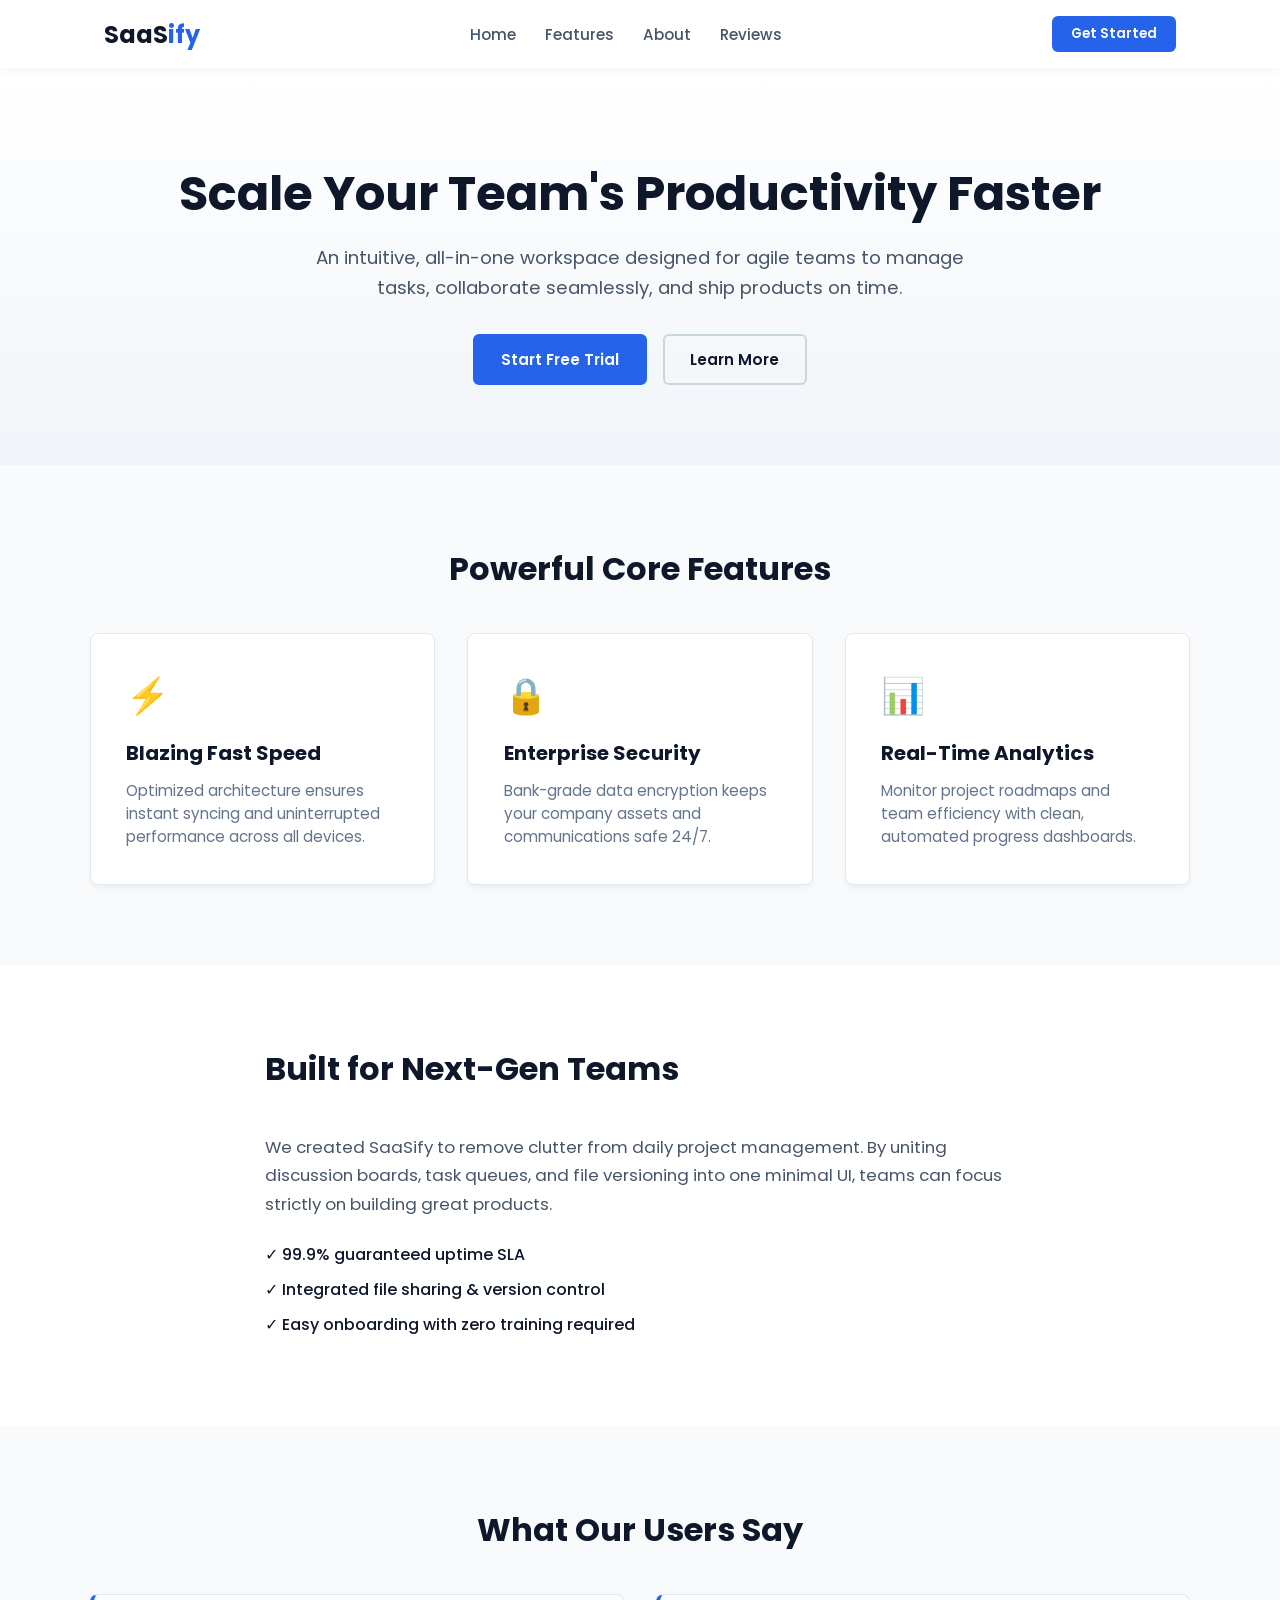
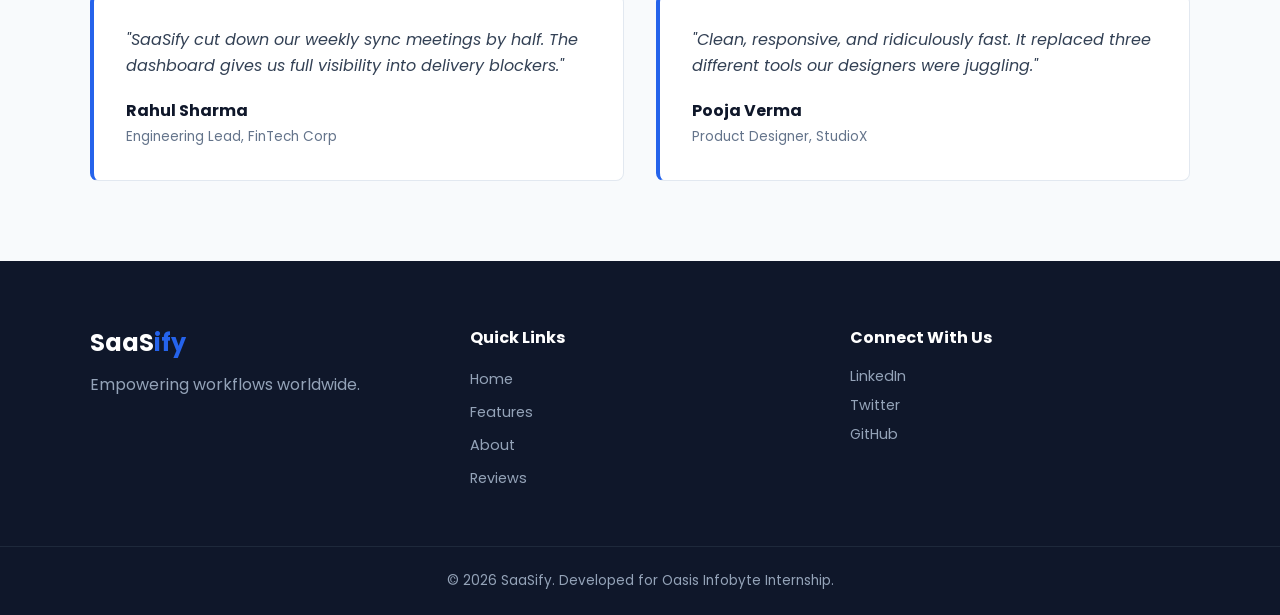
<file: WebDev-L1-LandingPage/index.html>
<!DOCTYPE html>
<html lang="en">
<head>
    <meta charset="UTF-8">
    <meta name="viewport" content="width=device-width, initial-scale=1.0">
    <title>SaaSify - Modern Workflow Solutions</title>
    <link rel="stylesheet" href="style.css">
    <link rel="preconnect" href="https://fonts.googleapis.com">
    <link rel="preconnect" href="https://fonts.gstatic.com" crossorigin>
    <link href="https://fonts.googleapis.com/css2?family=Poppins:wght@300;400;600;700&display=swap" rel="stylesheet">
</head>
<body>

    <!-- Sticky Navigation Bar -->
    <header class="navbar">
        <div class="nav-container">
            <a href="#" class="logo">SaaS<span>ify</span></a>
            <ul class="nav-links">
                <li><a href="#hero">Home</a></li>
                <li><a href="#features">Features</a></li>
                <li><a href="#about">About</a></li>
                <li><a href="#testimonials">Reviews</a></li>
            </ul>
            <a href="#hero" class="btn btn-nav">Get Started</a>
        </div>
    </header>

    <!-- Hero Section -->
    <section id="hero" class="hero-section">
        <div class="container hero-content">
            <h1>Scale Your Team's Productivity Faster</h1>
            <p>An intuitive, all-in-one workspace designed for agile teams to manage tasks, collaborate seamlessly, and ship products on time.</p>
            <div class="hero-cta">
                <a href="#" class="btn btn-primary">Start Free Trial</a>
                <a href="#features" class="btn btn-secondary">Learn More</a>
            </div>
        </div>
    </section>

    <!-- Features Section -->
    <section id="features" class="features-section">
        <div class="container">
            <h2 class="section-title">Powerful Core Features</h2>
            <div class="features-grid">
                <div class="feature-card">
                    <div class="card-icon">⚡</div>
                    <h3>Blazing Fast Speed</h3>
                    <p>Optimized architecture ensures instant syncing and uninterrupted performance across all devices.</p>
                </div>
                <div class="feature-card">
                    <div class="card-icon">🔒</div>
                    <h3>Enterprise Security</h3>
                    <p>Bank-grade data encryption keeps your company assets and communications safe 24/7.</p>
                </div>
                <div class="feature-card">
                    <div class="card-icon">📊</div>
                    <h3>Real-Time Analytics</h3>
                    <p>Monitor project roadmaps and team efficiency with clean, automated progress dashboards.</p>
                </div>
            </div>
        </div>
    </section>

    <!-- About Section -->
    <section id="about" class="about-section">
        <div class="container about-container">
            <div class="about-text">
                <h2 class="section-title text-left">Built for Next-Gen Teams</h2>
                <p>We created SaaSify to remove clutter from daily project management. By uniting discussion boards, task queues, and file versioning into one minimal UI, teams can focus strictly on building great products.</p>
                <ul class="about-points">
                    <li>✓ 99.9% guaranteed uptime SLA</li>
                    <li>✓ Integrated file sharing & version control</li>
                    <li>✓ Easy onboarding with zero training required</li>
                </ul>
            </div>
        </div>
    </section>

    <!-- Testimonials Section -->
    <section id="testimonials" class="testimonials-section">
        <div class="container">
            <h2 class="section-title">What Our Users Say</h2>
            <div class="testimonials-grid">
                <div class="testimonial-card">
                    <p>"SaaSify cut down our weekly sync meetings by half. The dashboard gives us full visibility into delivery blockers."</p>
                    <div class="user-info">
                        <strong>Rahul Sharma</strong>
                        <span>Engineering Lead, FinTech Corp</span>
                    </div>
                </div>
                <div class="testimonial-card">
                    <p>"Clean, responsive, and ridiculously fast. It replaced three different tools our designers were juggling."</p>
                    <div class="user-info">
                        <strong>Pooja Verma</strong>
                        <span>Product Designer, StudioX</span>
                    </div>
                </div>
            </div>
        </div>
    </section>

    <!-- Footer -->
    <footer class="footer">
        <div class="container footer-content">
            <div class="footer-brand">
                <a href="#" class="logo">SaaS<span>ify</span></a>
                <p>Empowering workflows worldwide.</p>
            </div>
            <div class="footer-links">
                <h4>Quick Links</h4>
                <ul>
                    <li><a href="#hero">Home</a></li>
                    <li><a href="#features">Features</a></li>
                    <li><a href="#about">About</a></li>
                    <li><a href="#testimonials">Reviews</a></li>
                </ul>
            </div>
            <div class="footer-social">
                <h4>Connect With Us</h4>
                <div class="social-links">
                    <a href="#">LinkedIn</a>
                    <a href="#">Twitter</a>
                    <a href="#">GitHub</a>
                </div>
            </div>
        </div>
        <div class="footer-bottom">
            <p>&copy; 2026 SaaSify. Developed for Oasis Infobyte Internship.</p>
        </div>
    </footer>

</body>
</html>
</file>
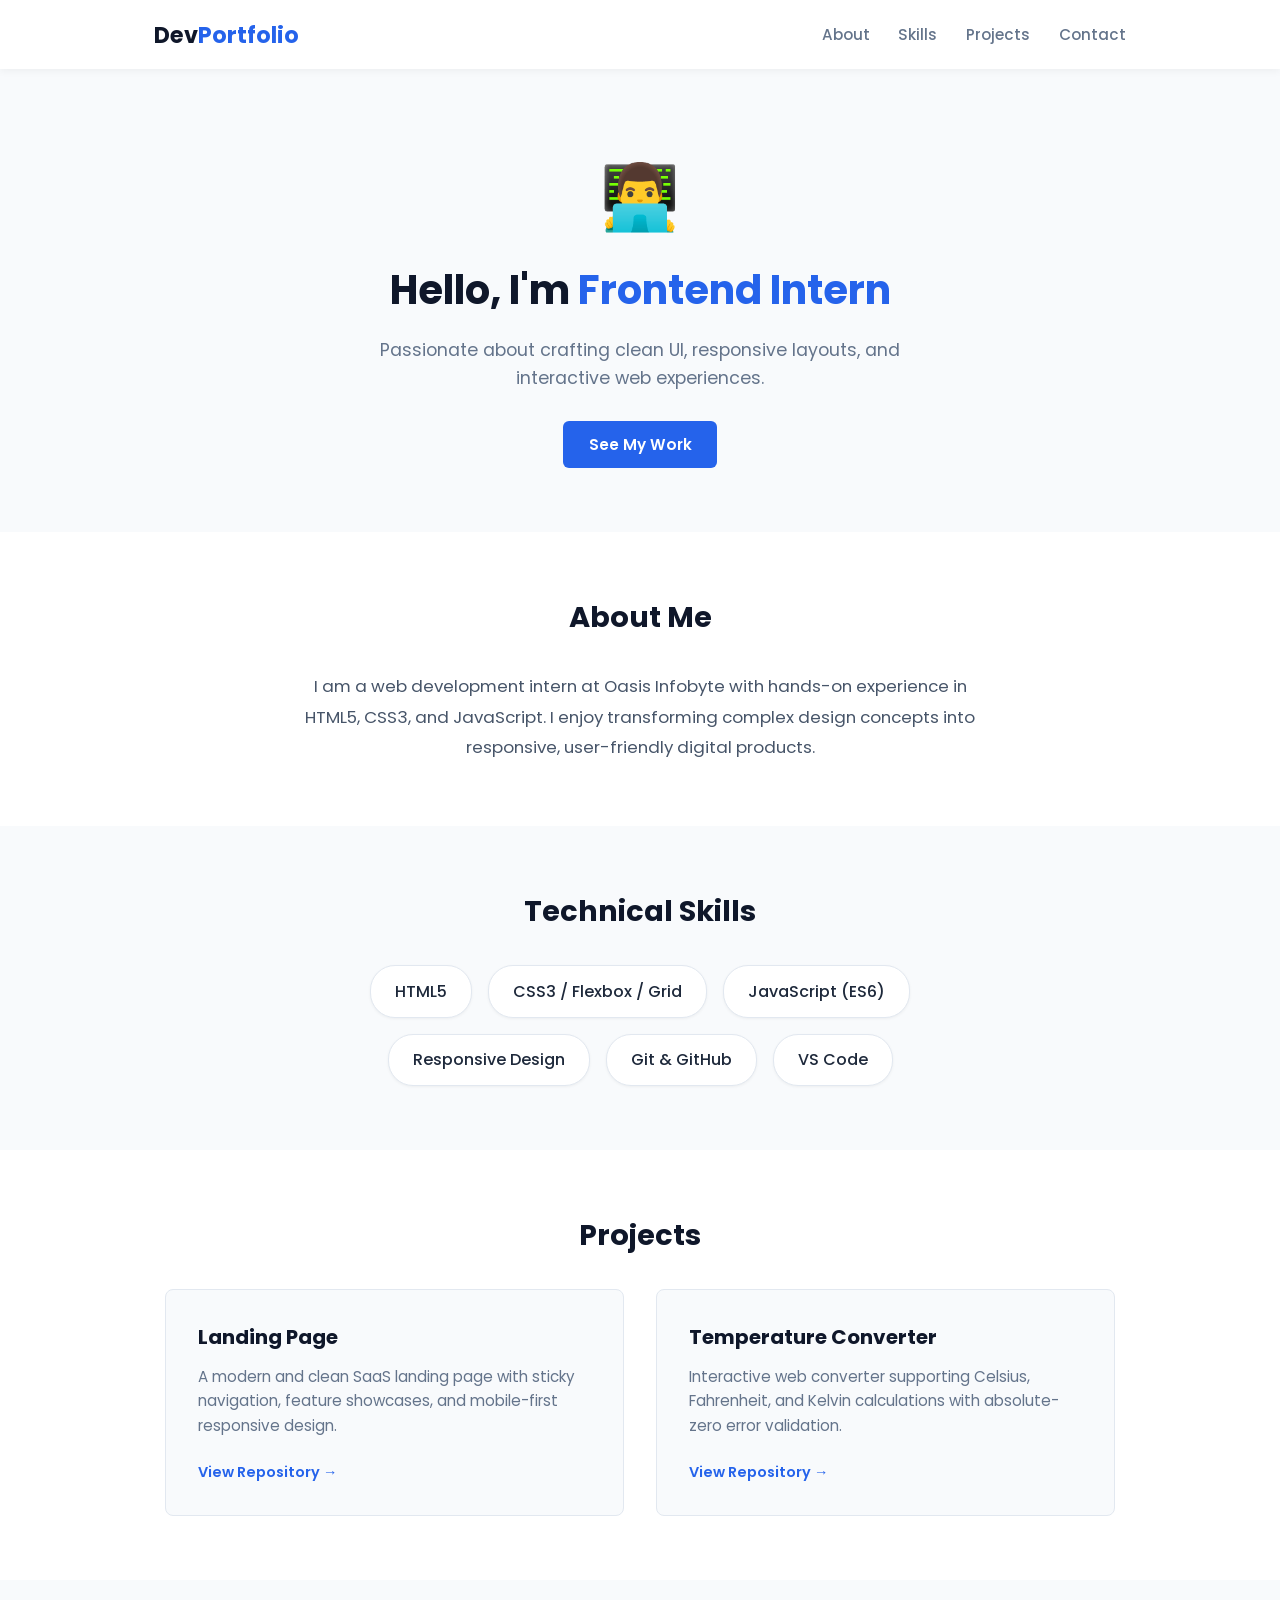
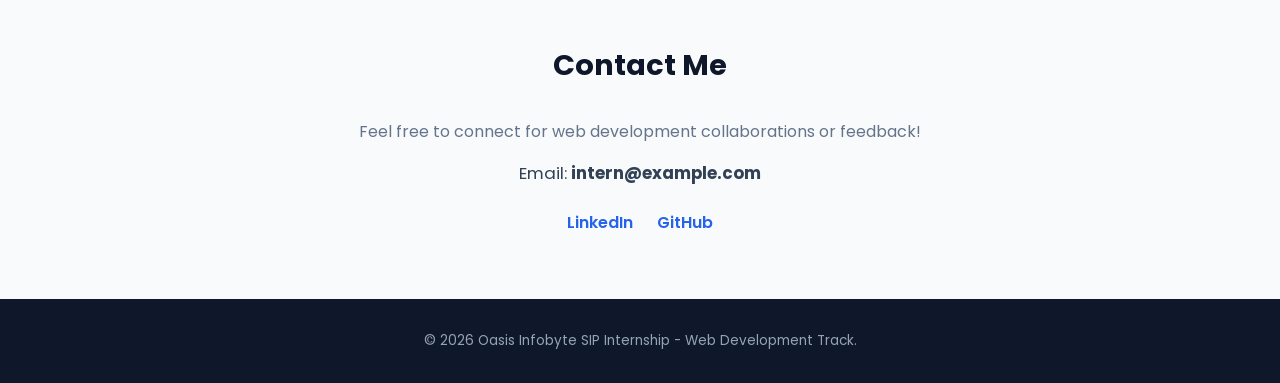
<file: WebDev-L1-PersonalPortfolio/index.html>
<!DOCTYPE html>
<html lang="en">
<head>
    <meta charset="UTF-8">
    <meta name="viewport" content="width=device-width, initial-scale=1.0">
    <title>Personal Portfolio | Web Developer</title>
    <link rel="stylesheet" href="style.css">
    <link rel="preconnect" href="https://fonts.googleapis.com">
    <link rel="preconnect" href="https://fonts.gstatic.com" crossorigin>
    <link href="https://fonts.googleapis.com/css2?family=Poppins:wght@300;400;600;700&display=swap" rel="stylesheet">
</head>
<body>

    <!-- Sticky Navigation -->
    <header class="navbar">
        <div class="nav-container">
            <a href="#" class="logo">Dev<span>Portfolio</span></a>
            <ul class="nav-links">
                <li><a href="#about">About</a></li>
                <li><a href="#skills">Skills</a></li>
                <li><a href="#projects">Projects</a></li>
                <li><a href="#contact">Contact</a></li>
            </ul>
        </div>
    </header>

    <!-- Profile / Hero Section -->
    <section class="hero-section">
        <div class="container hero-content">
            <div class="avatar-box">👨‍💻</div>
            <h1>Hello, I'm <span class="highlight">Frontend Intern</span></h1>
            <p>Passionate about crafting clean UI, responsive layouts, and interactive web experiences.</p>
            <a href="#projects" class="btn btn-primary">See My Work</a>
        </div>
    </section>

    <!-- About Me Section -->
    <section id="about" class="about-section">
        <div class="container text-center">
            <h2 class="section-title">About Me</h2>
            <p class="about-text">
                I am a web development intern at Oasis Infobyte with hands-on experience in HTML5, CSS3, and JavaScript. I enjoy transforming complex design concepts into responsive, user-friendly digital products.
            </p>
        </div>
    </section>

    <!-- Skills Section -->
    <section id="skills" class="skills-section">
        <div class="container">
            <h2 class="section-title">Technical Skills</h2>
            <div class="skills-grid">
                <div class="skill-card">HTML5</div>
                <div class="skill-card">CSS3 / Flexbox / Grid</div>
                <div class="skill-card">JavaScript (ES6)</div>
                <div class="skill-card">Responsive Design</div>
                <div class="skill-card">Git & GitHub</div>
                <div class="skill-card">VS Code</div>
            </div>
        </div>
    </section>

    <!-- Projects Section -->
    <section id="projects" class="projects-section">
        <div class="container">
            <h2 class="section-title">Projects</h2>
            <div class="projects-grid">
                <div class="project-card">
                    <h3>Landing Page</h3>
                    <p>A modern and clean SaaS landing page with sticky navigation, feature showcases, and mobile-first responsive design.</p>
                    <a href="https://github.com" target="_blank" class="project-link">View Repository &rarr;</a>
                </div>
                <div class="project-card">
                    <h3>Temperature Converter</h3>
                    <p>Interactive web converter supporting Celsius, Fahrenheit, and Kelvin calculations with absolute-zero error validation.</p>
                    <a href="https://github.com" target="_blank" class="project-link">View Repository &rarr;</a>
                </div>
            </div>
        </div>
    </section>

    <!-- Contact Section -->
    <section id="contact" class="contact-section">
        <div class="container text-center">
            <h2 class="section-title">Contact Me</h2>
            <p class="contact-subtitle">Feel free to connect for web development collaborations or feedback!</p>
            <p class="contact-email">Email: <strong>intern@example.com</strong></p>
            <div class="social-links">
                <a href="https://linkedin.com" target="_blank">LinkedIn</a>
                <a href="https://github.com" target="_blank">GitHub</a>
            </div>
        </div>
    </section>

    <!-- Footer -->
    <footer class="footer">
        <p>&copy; 2026 Oasis Infobyte SIP Internship - Web Development Track.</p>
    </footer>

</body>
</html>
</file>
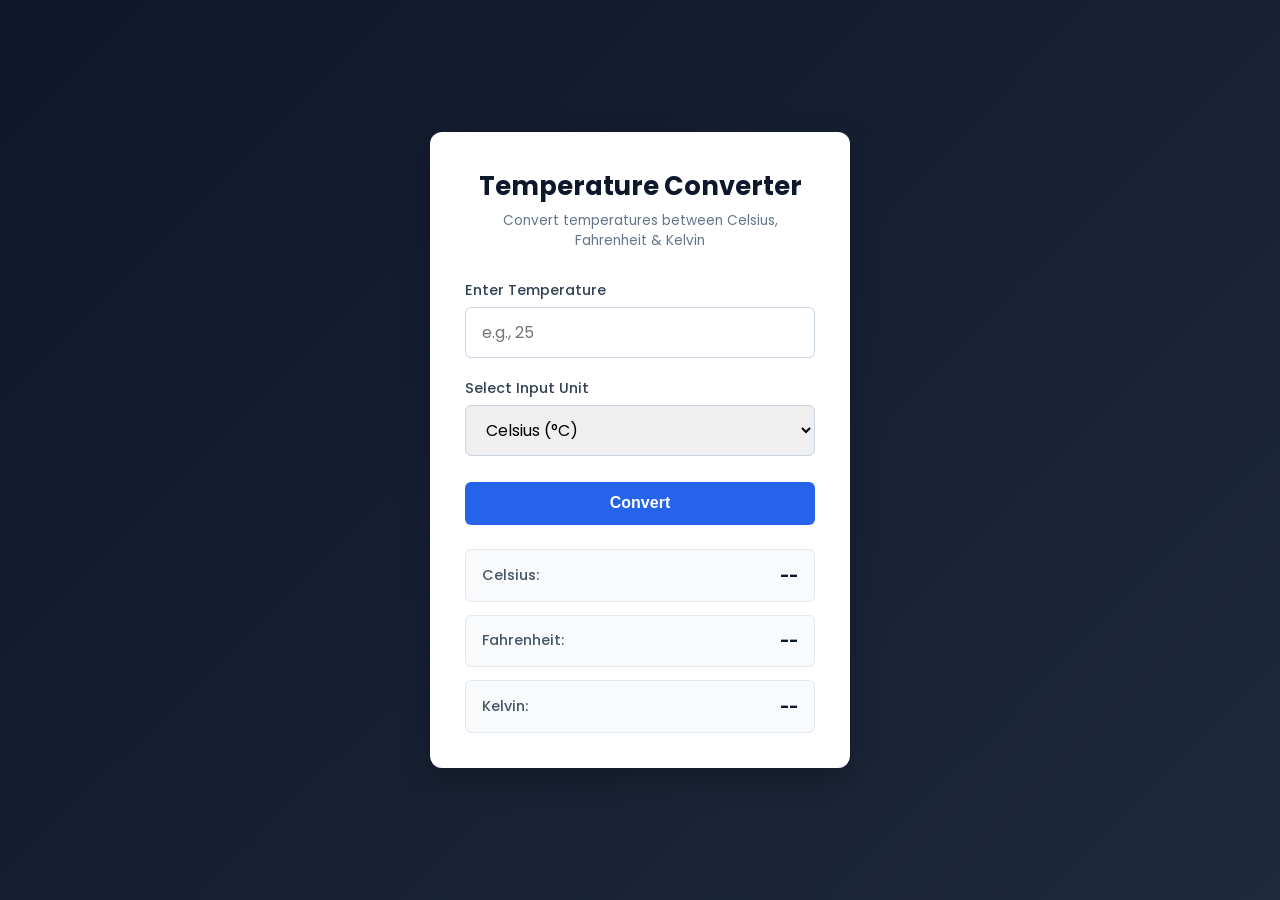
<file: WebDev-L1-TemperatureConverter/index.html>
<!DOCTYPE html>
<html lang="en">
<head>
    <meta charset="UTF-8">
    <meta name="viewport" content="width=device-width, initial-scale=1.0">
    <title>Temperature Converter</title>
    <link rel="stylesheet" href="style.css">
    <link rel="preconnect" href="https://fonts.googleapis.com">
    <link rel="preconnect" href="https://fonts.gstatic.com" crossorigin>
    <link href="https://fonts.googleapis.com/css2?family=Poppins:wght@400;500;600;700&display=swap" rel="stylesheet">
</head>
<body>

    <div class="converter-box">
        <h2>Temperature Converter</h2>
        <p class="subtitle">Convert temperatures between Celsius, Fahrenheit & Kelvin</p>

        <div class="input-group">
            <label for="tempInput">Enter Temperature</label>
            <input type="number" id="tempInput" placeholder="e.g., 25" step="any">
        </div>

        <div class="input-group">
            <label for="unitSelect">Select Input Unit</label>
            <select id="unitSelect">
                <option value="celsius">Celsius (°C)</option>
                <option value="fahrenheit">Fahrenheit (°F)</option>
                <option value="kelvin">Kelvin (K)</option>
            </select>
        </div>

        <button id="convertBtn" class="btn">Convert</button>

        <!-- Error Notification -->
        <div id="errorBox" class="error-box"></div>

        <!-- Output Cards -->
        <div class="results-wrapper">
            <div class="result-row">
                <span class="label">Celsius:</span>
                <span id="celsiusVal" class="value">--</span>
            </div>
            <div class="result-row">
                <span class="label">Fahrenheit:</span>
                <span id="fahrenheitVal" class="value">--</span>
            </div>
            <div class="result-row">
                <span class="label">Kelvin:</span>
                <span id="kelvinVal" class="value">--</span>
            </div>
        </div>
    </div>

    <script src="script.js"></script>
</body>
</html>
</file>
<file: WebDev-L1-LandingPage/style.css>
/* Universal Box-Sizing & Reset */
* {
    margin: 0;
    padding: 0;
    box-sizing: border-box;
}

html {
    scroll-behavior: smooth;
    font-family: 'Poppins', sans-serif;
    color: #333333;
    background-color: #f8fafc;
}

/* Base Styles */
.container {
    width: 90%;
    max-width: 1100px;
    margin: 0 auto;
}

.section-title {
    text-align: center;
    font-size: 2rem;
    color: #0f172a;
    margin-bottom: 2.5rem;
}

.text-left {
    text-align: left;
}

/* Buttons */
.btn {
    display: inline-block;
    padding: 0.75rem 1.6rem;
    font-size: 0.95rem;
    font-weight: 600;
    text-decoration: none;
    border-radius: 6px;
    transition: all 0.3s ease;
}

.btn-primary {
    background-color: #2563eb;
    color: #ffffff;
    border: 2px solid #2563eb;
}

.btn-primary:hover {
    background-color: #1d4ed8;
    border-color: #1d4ed8;
}

.btn-secondary {
    background-color: transparent;
    color: #0f172a;
    border: 2px solid #cbd5e1;
    margin-left: 0.75rem;
}

.btn-secondary:hover {
    border-color: #2563eb;
    color: #2563eb;
}

.btn-nav {
    background-color: #2563eb;
    color: #ffffff;
    padding: 0.5rem 1.2rem;
    font-size: 0.85rem;
}

.btn-nav:hover {
    background-color: #1d4ed8;
}

/* Sticky Navbar */
.navbar {
    position: sticky;
    top: 0;
    left: 0;
    width: 100%;
    background-color: #ffffff;
    box-shadow: 0 2px 10px rgba(0, 0, 0, 0.05);
    z-index: 1000;
}

.nav-container {
    display: flex;
    justify-content: space-between;
    align-items: center;
    padding: 1rem 5%;
    max-width: 1200px;
    margin: 0 auto;
}

.logo {
    font-size: 1.5rem;
    font-weight: 700;
    color: #0f172a;
    text-decoration: none;
}

.logo span {
    color: #2563eb;
}

.nav-links {
    list-style: none;
    display: flex;
    gap: 1.8rem;
}

.nav-links a {
    text-decoration: none;
    color: #475569;
    font-weight: 500;
    font-size: 0.95rem;
    transition: color 0.3s;
}

.nav-links a:hover {
    color: #2563eb;
}

/* Hero Section */
.hero-section {
    padding: 6rem 0 5rem 0;
    background: linear-gradient(180deg, #ffffff 0%, #f1f5f9 100%);
    text-align: center;
}

.hero-content h1 {
    font-size: 3rem;
    font-weight: 700;
    color: #0f172a;
    line-height: 1.25;
    margin-bottom: 1.2rem;
}

.hero-content p {
    font-size: 1.15rem;
    color: #475569;
    max-width: 650px;
    margin: 0 auto 2rem auto;
    line-height: 1.6;
}

/* Features Section */
.features-section {
    padding: 5rem 0;
}

.features-grid {
    display: grid;
    grid-template-columns: repeat(auto-fit, minmax(280px, 1fr));
    gap: 2rem;
}

.feature-card {
    background-color: #ffffff;
    padding: 2.2rem;
    border-radius: 8px;
    border: 1px solid #e2e8f0;
    box-shadow: 0 4px 6px -1px rgba(0, 0, 0, 0.05);
}

.card-icon {
    font-size: 2.2rem;
    margin-bottom: 1rem;
}

.feature-card h3 {
    font-size: 1.25rem;
    color: #0f172a;
    margin-bottom: 0.75rem;
}

.feature-card p {
    font-size: 0.95rem;
    color: #64748b;
    line-height: 1.5;
}

/* About Section */
.about-section {
    padding: 5rem 0;
    background-color: #ffffff;
}

.about-container {
    max-width: 750px;
}

.about-text p {
    font-size: 1.05rem;
    color: #475569;
    line-height: 1.7;
    margin-bottom: 1.5rem;
}

.about-points {
    list-style: none;
}

.about-points li {
    font-size: 1rem;
    color: #0f172a;
    font-weight: 500;
    margin-bottom: 0.6rem;
}

/* Testimonials Section */
.testimonials-section {
    padding: 5rem 0;
}

.testimonials-grid {
    display: grid;
    grid-template-columns: repeat(auto-fit, minmax(300px, 1fr));
    gap: 2rem;
}

.testimonial-card {
    background-color: #ffffff;
    padding: 2rem;
    border-radius: 8px;
    border: 1px solid #e2e8f0;
    border-left: 4px solid #2563eb;
}

.testimonial-card p {
    font-style: italic;
    color: #334155;
    line-height: 1.6;
    margin-bottom: 1.2rem;
}

.user-info strong {
    display: block;
    color: #0f172a;
}

.user-info span {
    font-size: 0.85rem;
    color: #64748b;
}

/* Footer */
.footer {
    background-color: #0f172a;
    color: #94a3b8;
    padding: 4rem 0 1.5rem 0;
}

.footer-content {
    display: grid;
    grid-template-columns: repeat(auto-fit, minmax(200px, 1fr));
    gap: 2.5rem;
    margin-bottom: 3rem;
}

.footer-brand .logo {
    color: #ffffff;
    display: inline-block;
    margin-bottom: 0.8rem;
}

.footer-links h4,
.footer-social h4 {
    color: #ffffff;
    font-size: 1rem;
    margin-bottom: 1rem;
}

.footer-links ul {
    list-style: none;
}

.footer-links li {
    margin-bottom: 0.5rem;
}

.footer-links a,
.social-links a {
    color: #94a3b8;
    text-decoration: none;
    font-size: 0.9rem;
    transition: color 0.2s;
}

.social-links a {
    display: block;
    margin-bottom: 0.5rem;
}

.footer-links a:hover,
.social-links a:hover {
    color: #ffffff;
}

.footer-bottom {
    text-align: center;
    border-top: 1px solid #1e293b;
    padding-top: 1.5rem;
    font-size: 0.85rem;
}

/* Mobile Responsive */
@media (max-width: 768px) {
    .nav-links {
        display: none;
    }

    .hero-content h1 {
        font-size: 2.1rem;
    }

    .hero-content p {
        font-size: 1rem;
    }

    .btn-secondary {
        margin-left: 0;
        margin-top: 0.8rem;
    }
}
</file>
<file: WebDev-L1-PersonalPortfolio/style.css>
* {
    margin: 0;
    padding: 0;
    box-sizing: border-box;
}

html {
    scroll-behavior: smooth;
    font-family: 'Poppins', sans-serif;
    color: #334155;
    background-color: #f8fafc;
}

.container {
    width: 90%;
    max-width: 950px;
    margin: 0 auto;
}

.text-center {
    text-align: center;
}

.section-title {
    font-size: 1.8rem;
    color: #0f172a;
    text-align: center;
    margin-bottom: 2rem;
}

/* Navbar */
.navbar {
    position: sticky;
    top: 0;
    width: 100%;
    background-color: #ffffff;
    box-shadow: 0 2px 8px rgba(0, 0, 0, 0.05);
    z-index: 1000;
}

.nav-container {
    display: flex;
    justify-content: space-between;
    align-items: center;
    padding: 1.1rem 5%;
    max-width: 1100px;
    margin: 0 auto;
}

.logo {
    font-size: 1.4rem;
    font-weight: 700;
    color: #0f172a;
    text-decoration: none;
}

.logo span {
    color: #2563eb;
}

.nav-links {
    list-style: none;
    display: flex;
    gap: 1.8rem;
}

.nav-links a {
    text-decoration: none;
    color: #64748b;
    font-weight: 500;
    font-size: 0.95rem;
    transition: color 0.2s ease;
}

.nav-links a:hover {
    color: #2563eb;
}

/* Hero Section */
.hero-section {
    padding: 5rem 0 4rem 0;
    text-align: center;
}

.avatar-box {
    font-size: 4rem;
    margin-bottom: 1rem;
}

.hero-content h1 {
    font-size: 2.5rem;
    color: #0f172a;
    margin-bottom: 1rem;
}

.highlight {
    color: #2563eb;
}

.hero-content p {
    font-size: 1.1rem;
    color: #64748b;
    max-width: 600px;
    margin: 0 auto 1.8rem auto;
    line-height: 1.6;
}

.btn {
    display: inline-block;
    padding: 0.75rem 1.6rem;
    font-size: 0.95rem;
    font-weight: 600;
    border-radius: 6px;
    text-decoration: none;
    background-color: #2563eb;
    color: #ffffff;
    transition: background-color 0.2s;
}

.btn:hover {
    background-color: #1d4ed8;
}

/* About Section */
.about-section {
    padding: 4rem 0;
    background-color: #ffffff;
}

.about-text {
    max-width: 680px;
    margin: 0 auto;
    line-height: 1.8;
    color: #475569;
    font-size: 1.05rem;
}

/* Skills Section */
.skills-section {
    padding: 4rem 0;
}

.skills-grid {
    display: flex;
    flex-wrap: wrap;
    justify-content: center;
    gap: 1rem;
    max-width: 750px;
    margin: 0 auto;
}

.skill-card {
    background-color: #ffffff;
    border: 1px solid #e2e8f0;
    padding: 0.8rem 1.5rem;
    border-radius: 25px;
    font-weight: 500;
    color: #1e293b;
    box-shadow: 0 1px 3px rgba(0, 0, 0, 0.05);
}

/* Projects Section */
.projects-section {
    padding: 4rem 0;
    background-color: #ffffff;
}

.projects-grid {
    display: grid;
    grid-template-columns: repeat(auto-fit, minmax(280px, 1fr));
    gap: 2rem;
}

.project-card {
    background-color: #f8fafc;
    border: 1px solid #e2e8f0;
    padding: 2rem;
    border-radius: 8px;
    display: flex;
    flex-direction: column;
    justify-content: space-between;
}

.project-card h3 {
    color: #0f172a;
    font-size: 1.25rem;
    margin-bottom: 0.8rem;
}

.project-card p {
    color: #64748b;
    font-size: 0.95rem;
    line-height: 1.6;
    margin-bottom: 1.5rem;
}

.project-link {
    color: #2563eb;
    text-decoration: none;
    font-weight: 600;
    font-size: 0.9rem;
}

.project-link:hover {
    text-decoration: underline;
}

/* Contact Section */
.contact-section {
    padding: 4rem 0;
}

.contact-subtitle {
    color: #64748b;
    margin-bottom: 1rem;
}

.contact-email {
    margin-bottom: 1.5rem;
    font-size: 1.05rem;
}

.social-links {
    display: flex;
    justify-content: center;
    gap: 1.5rem;
}

.social-links a {
    color: #2563eb;
    text-decoration: none;
    font-weight: 600;
}

.social-links a:hover {
    text-decoration: underline;
}

/* Footer */
.footer {
    background-color: #0f172a;
    color: #94a3b8;
    text-align: center;
    padding: 2rem 0;
    font-size: 0.85rem;
}

/* Mobile Responsive */
@media (max-width: 650px) {
    .nav-links {
        display: none;
    }
    .hero-content h1 {
        font-size: 2rem;
    }
}
</file>
<file: WebDev-L1-TemperatureConverter/style.css>
* {
    margin: 0;
    padding: 0;
    box-sizing: border-box;
}

body {
    font-family: 'Poppins', sans-serif;
    background: linear-gradient(135deg, #0f172a, #1e293b);
    min-height: 100vh;
    display: flex;
    align-items: center;
    justify-content: center;
    padding: 1.5rem;
}

.converter-box {
    background-color: #ffffff;
    width: 100%;
    max-width: 420px;
    padding: 2.2rem;
    border-radius: 12px;
    box-shadow: 0 10px 30px rgba(0, 0, 0, 0.25);
}

h2 {
    color: #0f172a;
    font-size: 1.6rem;
    text-align: center;
    margin-bottom: 0.3rem;
}

.subtitle {
    color: #64748b;
    font-size: 0.85rem;
    text-align: center;
    margin-bottom: 1.8rem;
}

.input-group {
    margin-bottom: 1.2rem;
}

label {
    display: block;
    font-size: 0.9rem;
    color: #334155;
    font-weight: 500;
    margin-bottom: 0.4rem;
}

input, select {
    width: 100%;
    padding: 0.75rem 1rem;
    border: 1.5px solid #cbd5e1;
    border-radius: 6px;
    font-size: 1rem;
    font-family: inherit;
    outline: none;
    transition: border-color 0.2s;
}

input:focus, select:focus {
    border-color: #2563eb;
}

.btn {
    width: 100%;
    background-color: #2563eb;
    color: #ffffff;
    border: none;
    padding: 0.8rem;
    font-size: 1rem;
    font-weight: 600;
    border-radius: 6px;
    cursor: pointer;
    transition: background-color 0.2s;
    margin-top: 0.4rem;
}

.btn:hover {
    background-color: #1d4ed8;
}

.error-box {
    display: none;
    background-color: #fee2e2;
    color: #b91c1c;
    padding: 0.75rem;
    border-radius: 6px;
    font-size: 0.85rem;
    margin-top: 1.2rem;
    text-align: center;
    line-height: 1.4;
}

.results-wrapper {
    margin-top: 1.5rem;
    display: flex;
    flex-direction: column;
    gap: 0.8rem;
}

.result-row {
    background-color: #f8fafc;
    border: 1px solid #e2e8f0;
    padding: 0.8rem 1rem;
    border-radius: 6px;
    display: flex;
    justify-content: space-between;
    align-items: center;
}

.result-row .label {
    font-size: 0.9rem;
    color: #475569;
    font-weight: 500;
}

.result-row .value {
    font-size: 1rem;
    color: #0f172a;
    font-weight: 700;
}
</file>
